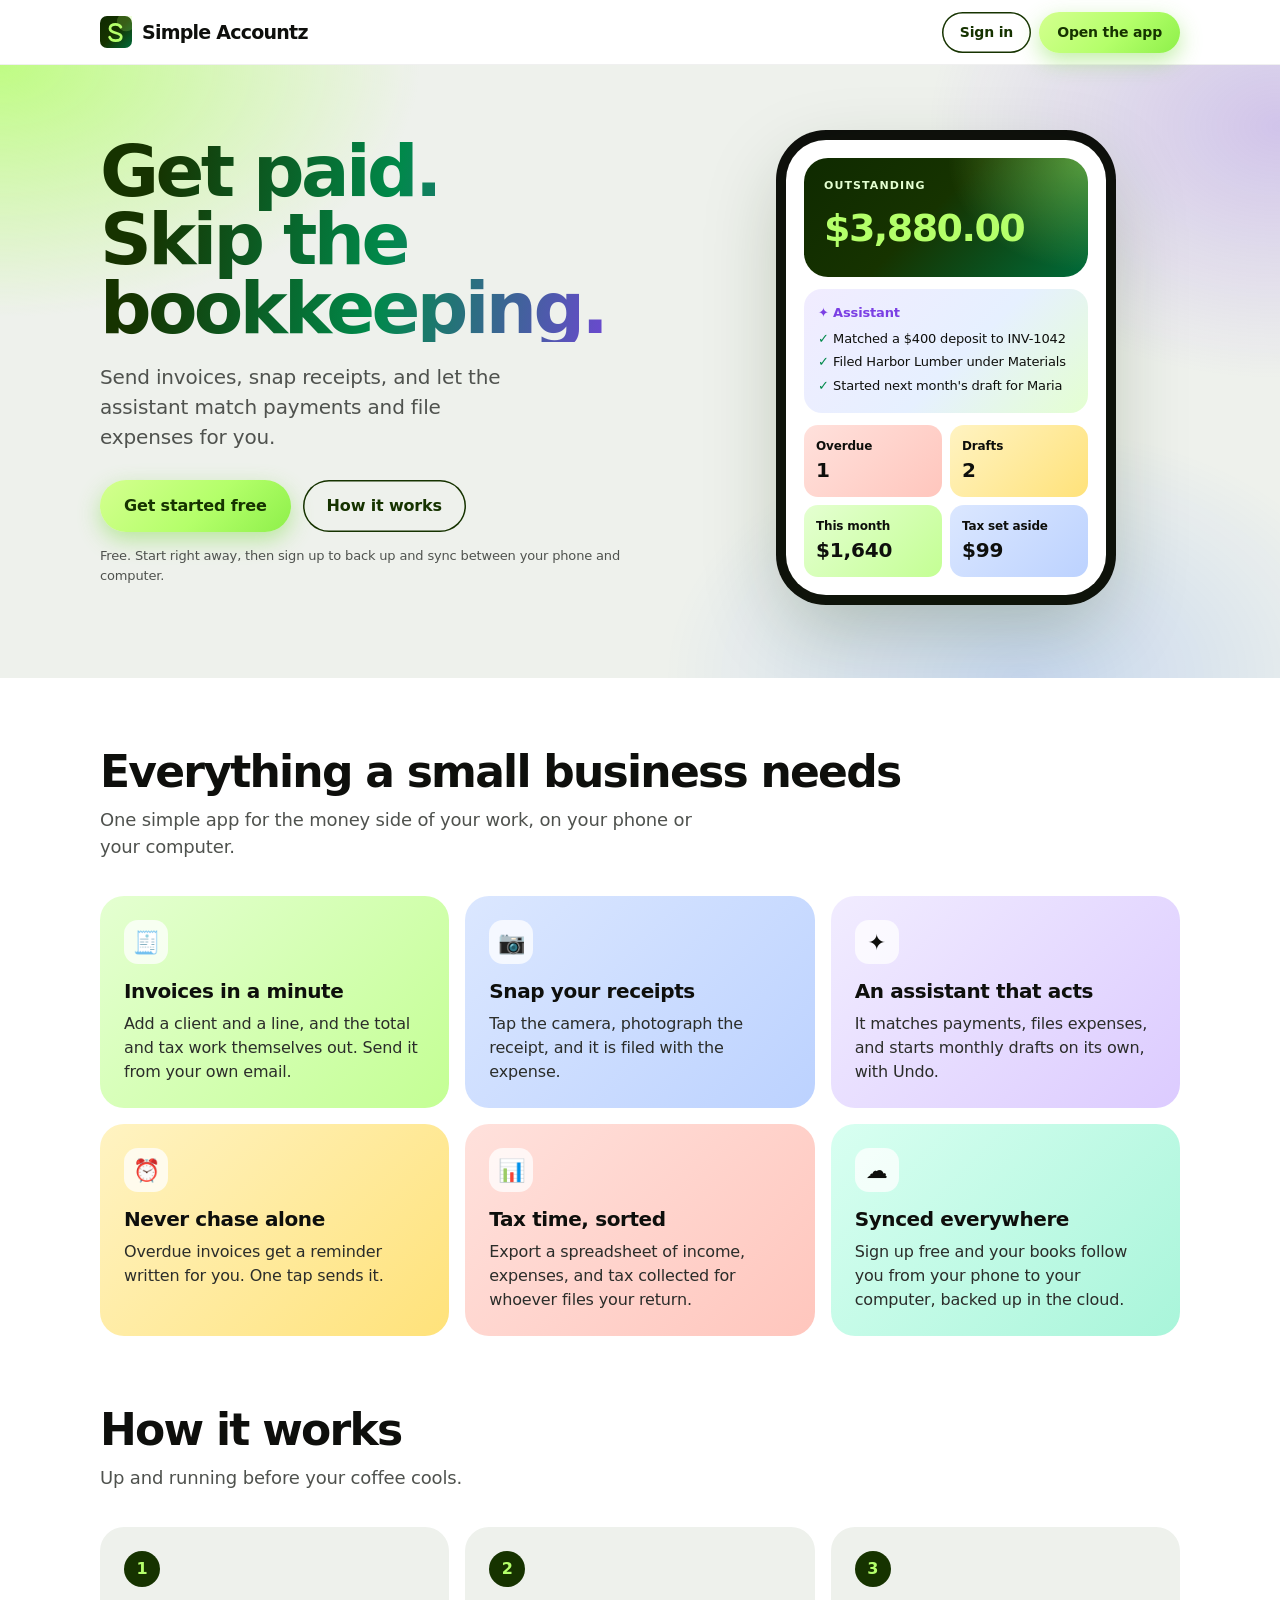
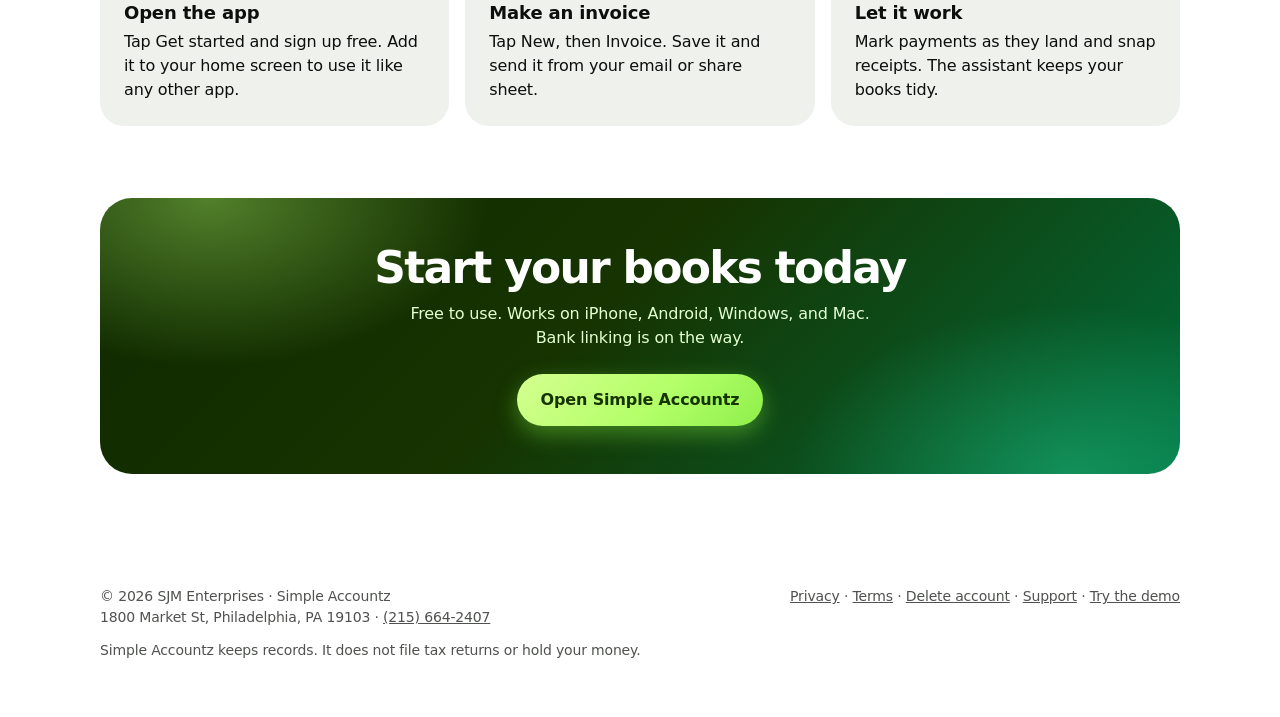
<file: index.html>
<!DOCTYPE html>
<html lang="en">
<head>
<meta charset="utf-8">
<meta name="viewport" content="width=device-width, initial-scale=1, viewport-fit=cover">
<title>Simple Accountz · Invoices and bookkeeping that do themselves</title>
<meta name="description" content="Send invoices, snap receipts, and let the assistant match payments and file expenses for you. Works on your phone and computer. Free to start.">
<meta name="theme-color" content="#163300">
<meta http-equiv="Content-Security-Policy" content="default-src 'self'; script-src 'none'; style-src 'self' 'unsafe-inline' https://fonts.googleapis.com; font-src https://fonts.gstatic.com; img-src 'self' data:; connect-src 'self'; object-src 'none'; base-uri 'none'; form-action 'none'; manifest-src 'self'">
<meta name="referrer" content="no-referrer">
<link rel="icon" href="icon.svg" type="image/svg+xml">
<link rel="apple-touch-icon" href="icon-192.png">
<link rel="manifest" href="manifest.webmanifest">
<meta property="og:title" content="Simple Accountz">
<meta property="og:description" content="Invoices, receipts, and an assistant that does the bookkeeping for you.">
<meta property="og:url" content="https://simpleaccountz.com/">
<meta property="og:type" content="website">
<meta property="og:image" content="https://simpleaccountz.com/og-image.png">
<meta property="og:image:width" content="1200">
<meta property="og:image:height" content="630">
<meta property="og:image:alt" content="Simple Accountz: Get paid. Skip the bookkeeping.">
<meta name="twitter:card" content="summary_large_image">
<meta name="twitter:image" content="https://simpleaccountz.com/og-image.png">
<link rel="preconnect" href="https://fonts.googleapis.com">
<link rel="preconnect" href="https://fonts.gstatic.com" crossorigin>
<link href="https://fonts.googleapis.com/css2?family=Inter:wght@400;600;700;900&display=swap" rel="stylesheet">
<style>
  :root {
    --forest: #163300; --spruce: #00894a; --lime: #b4ff6a; --mint: #2ee6a6;
    --violet: #7b3fe4; --blue: #0057ff; --coral: #ff5a4e; --sun: #ffd23f;
    --ink: #0e0f0c; --slate: #4f524e; --fog: #eef1ec; --paper: #ffffff;
  }
  * { box-sizing: border-box; }
  html, body { margin: 0; }
  body {
    font-family: Inter, ui-sans-serif, system-ui, sans-serif; color: var(--ink); background: var(--paper);
    letter-spacing: -0.01em; line-height: 1.5;
  }
  a { color: inherit; }
  .wrap { max-width: 1120px; margin: 0 auto; padding: 0 20px; }
  header.nav { position: sticky; top: 0; z-index: 10; background: rgba(255,255,255,0.85);
    backdrop-filter: blur(12px) saturate(1.5); -webkit-backdrop-filter: blur(12px) saturate(1.5);
    border-bottom: 1px solid rgba(14,15,12,0.06); }
  .nav .wrap { display: flex; align-items: center; justify-content: space-between; height: 64px; }
  .brand { display: flex; align-items: center; gap: 10px; font-weight: 900; font-size: 19px; letter-spacing: -0.04em; text-decoration: none; }
  .brand img { width: 32px; height: 32px; }
  .btn { display: inline-flex; align-items: center; justify-content: center; gap: 8px; border-radius: 999px;
    font-weight: 700; text-decoration: none; padding: 14px 24px; font-size: 16px; border: 0; cursor: pointer;
    transition: transform .14s ease, box-shadow .14s ease; }
  .btn:active { transform: scale(0.97); }
  .btn.primary { background: linear-gradient(135deg, #d4ff8f, var(--lime) 55%, #8ef04a); color: var(--forest);
    box-shadow: 0 8px 22px rgba(120,220,60,.45); }
  .btn.primary:hover { box-shadow: 0 12px 28px rgba(120,220,60,.6); }
  .btn.ghost { background: transparent; color: var(--forest); box-shadow: inset 0 0 0 1.5px var(--forest); }
  .btn.small { padding: 10px 18px; font-size: 14px; }

  .hero { position: relative; overflow: hidden;
    background:
      radial-gradient(700px 420px at 0% 0%, rgba(180,255,106,.8), transparent 60%),
      radial-gradient(640px 460px at 100% 10%, rgba(123,63,228,.25), transparent 55%),
      radial-gradient(600px 420px at 80% 100%, rgba(0,87,255,.16), transparent 60%),
      var(--fog); }
  .hero .wrap { display: grid; grid-template-columns: 1.1fr 0.9fr; gap: 40px; align-items: center; padding-top: 72px; padding-bottom: 80px; }
  h1 { font-size: clamp(40px, 6vw, 72px); line-height: 0.95; letter-spacing: -0.05em; margin: 0 0 20px; font-weight: 900;
    background: linear-gradient(100deg, var(--forest) 10%, var(--spruce) 50%, var(--violet) 95%);
    -webkit-background-clip: text; background-clip: text; color: transparent; }
  .lead { font-size: clamp(17px, 2vw, 20px); color: var(--slate); max-width: 34ch; margin: 0 0 28px; }
  .cta { display: flex; flex-wrap: wrap; gap: 12px; align-items: center; }
  .fine { font-size: 13px; color: var(--slate); margin-top: 14px; }

  .phone { justify-self: center; width: min(320px, 100%); border-radius: 40px; background: var(--paper); padding: 18px;
    box-shadow: 0 30px 80px rgba(22,51,0,.25), 0 0 0 10px var(--ink); }
  .money { border-radius: 24px; padding: 20px; color: #fff;
    background: radial-gradient(200px 160px at 100% 0%, rgba(180,255,106,.45), transparent 70%), linear-gradient(135deg, #0f2a00, var(--forest) 45%, #006b3a); }
  .money small { display: block; font-size: 11px; letter-spacing: .1em; text-transform: uppercase; color: #e4ffd1; font-weight: 700; }
  .money b { display: block; font-size: 38px; letter-spacing: -0.04em; color: var(--lime); margin-top: 6px; }
  .auto { margin-top: 12px; border-radius: 18px; padding: 14px; font-size: 13px;
    background: linear-gradient(135deg, #f1ecff, #e6f0ff 55%, #e4ffd1); }
  .auto strong { color: var(--violet); display: block; margin-bottom: 6px; }
  .auto p { margin: 4px 0; }
  .auto p::before { content: "✓ "; color: var(--spruce); font-weight: 900; }
  .tiles { display: grid; grid-template-columns: 1fr 1fr; gap: 8px; margin-top: 12px; }
  .tiles div { border-radius: 14px; padding: 12px; font-size: 12px; font-weight: 600; }
  .tiles b { display: block; font-size: 20px; }

  section.block { padding: 72px 0; }
  h2 { font-size: clamp(30px, 4vw, 44px); letter-spacing: -0.04em; line-height: 1; margin: 0 0 12px; }
  .sub { color: var(--slate); font-size: 18px; margin: 0 0 36px; max-width: 52ch; }
  .grid { display: grid; grid-template-columns: repeat(3, 1fr); gap: 16px; }
  .card { border-radius: 24px; padding: 24px; transition: transform .18s ease, box-shadow .18s ease; }
  .card:hover { transform: translateY(-3px); box-shadow: 0 14px 30px rgba(14,15,12,.1); }
  .card h3 { margin: 12px 0 6px; font-size: 20px; letter-spacing: -0.02em; }
  .card p { margin: 0; color: #2b2d2a; }
  .card .ico { width: 44px; height: 44px; border-radius: 14px; display: grid; place-items: center; background: rgba(255,255,255,.75); font-size: 22px; }
  .c1 { background: linear-gradient(135deg, #e4ffd1, #c4ff94); }
  .c2 { background: linear-gradient(135deg, #dbe7ff, #bcd2ff); }
  .c3 { background: linear-gradient(135deg, #f1ecff, #dccbff); }
  .c4 { background: linear-gradient(135deg, #fff3c2, #ffe27a); }
  .c5 { background: linear-gradient(135deg, #ffe1dc, #ffc6bd); }
  .c6 { background: linear-gradient(135deg, #d8fff1, #a9f5da); }

  .steps { display: grid; grid-template-columns: repeat(3, 1fr); gap: 16px; counter-reset: step; }
  .step { background: var(--fog); border-radius: 24px; padding: 24px; }
  .step::before { counter-increment: step; content: counter(step); display: grid; place-items: center; width: 36px; height: 36px;
    border-radius: 999px; background: var(--forest); color: var(--lime); font-weight: 900; margin-bottom: 12px; }
  .step b { display: block; font-size: 18px; margin-bottom: 4px; }

  .band { border-radius: 32px; padding: 48px 32px; text-align: center; color: #fff;
    background: radial-gradient(400px 240px at 10% 0%, rgba(180,255,106,.4), transparent 70%),
      radial-gradient(400px 240px at 90% 100%, rgba(46,230,166,.35), transparent 70%),
      linear-gradient(135deg, #0f2a00, var(--forest) 45%, #006b3a); }
  .band h2 { color: #fff; }
  .band p { color: #e4ffd1; margin: 0 auto 24px; max-width: 46ch; }

  footer { padding: 40px 0 56px; color: var(--slate); font-size: 14px; }
  footer .wrap { display: flex; flex-wrap: wrap; gap: 12px 24px; justify-content: space-between; }

  @media (max-width: 860px) {
    .hero .wrap { grid-template-columns: 1fr; padding-top: 40px; padding-bottom: 56px; }
    .grid, .steps { grid-template-columns: 1fr; }
    .phone { margin-top: 8px; }
  }
  @media (prefers-reduced-motion: reduce) { .btn, .card { transition: none; } }
</style>
</head>
<body>
<header class="nav">
  <div class="wrap">
    <a class="brand" href="./"><img src="icon.svg" alt=""> Simple Accountz</a>
    <span style="display:flex;gap:8px;align-items:center"><a class="btn ghost small" href="app.html#signin">Sign in</a><a class="btn primary small" href="app.html">Open the app</a></span>
  </div>
</header>

<main>
  <section class="hero">
    <div class="wrap">
      <div>
        <h1>Get paid.<br>Skip the bookkeeping.</h1>
        <p class="lead">Send invoices, snap receipts, and let the assistant match payments and file expenses for you.</p>
        <div class="cta">
          <a class="btn primary" href="app.html">Get started free</a>
          <a class="btn ghost" href="#how">How it works</a>
        </div>
        <p class="fine">Free. Start right away, then sign up to back up and sync between your phone and computer.</p>
      </div>
      <div class="phone" aria-hidden="true">
        <div class="money"><small>Outstanding</small><b>$3,880.00</b></div>
        <div class="auto">
          <strong>✦ Assistant</strong>
          <p>Matched a $400 deposit to INV-1042</p>
          <p>Filed Harbor Lumber under Materials</p>
          <p>Started next month's draft for Maria</p>
        </div>
        <div class="tiles">
          <div style="background:linear-gradient(135deg,#ffe1dc,#ffc6bd)">Overdue<b>1</b></div>
          <div style="background:linear-gradient(135deg,#fff3c2,#ffe27a)">Drafts<b>2</b></div>
          <div style="background:linear-gradient(135deg,#e4ffd1,#c4ff94)">This month<b>$1,640</b></div>
          <div style="background:linear-gradient(135deg,#dbe7ff,#bcd2ff)">Tax set aside<b>$99</b></div>
        </div>
      </div>
    </div>
  </section>

  <section class="block">
    <div class="wrap">
      <h2>Everything a small business needs</h2>
      <p class="sub">One simple app for the money side of your work, on your phone or your computer.</p>
      <div class="grid">
        <div class="card c1"><div class="ico">🧾</div><h3>Invoices in a minute</h3><p>Add a client and a line, and the total and tax work themselves out. Send it from your own email.</p></div>
        <div class="card c2"><div class="ico">📷</div><h3>Snap your receipts</h3><p>Tap the camera, photograph the receipt, and it is filed with the expense.</p></div>
        <div class="card c3"><div class="ico">✦</div><h3>An assistant that acts</h3><p>It matches payments, files expenses, and starts monthly drafts on its own, with Undo.</p></div>
        <div class="card c4"><div class="ico">⏰</div><h3>Never chase alone</h3><p>Overdue invoices get a reminder written for you. One tap sends it.</p></div>
        <div class="card c5"><div class="ico">📊</div><h3>Tax time, sorted</h3><p>Export a spreadsheet of income, expenses, and tax collected for whoever files your return.</p></div>
        <div class="card c6"><div class="ico">☁</div><h3>Synced everywhere</h3><p>Sign up free and your books follow you from your phone to your computer, backed up in the cloud.</p></div>
      </div>
    </div>
  </section>

  <section class="block" id="how" style="padding-top:0">
    <div class="wrap">
      <h2>How it works</h2>
      <p class="sub">Up and running before your coffee cools.</p>
      <div class="steps">
        <div class="step"><b>Open the app</b>Tap Get started and sign up free. Add it to your home screen to use it like any other app.</div>
        <div class="step"><b>Make an invoice</b>Tap New, then Invoice. Save it and send it from your email or share sheet.</div>
        <div class="step"><b>Let it work</b>Mark payments as they land and snap receipts. The assistant keeps your books tidy.</div>
      </div>
    </div>
  </section>

  <section class="block" style="padding-top:0">
    <div class="wrap">
      <div class="band">
        <h2>Start your books today</h2>
        <p>Free to use. Works on iPhone, Android, Windows, and Mac. Bank linking is on the way.</p>
        <a class="btn primary" href="app.html">Open Simple Accountz</a>
      </div>
    </div>
  </section>
</main>

<footer>
  <div class="wrap">
    <span>© 2026 SJM Enterprises · Simple Accountz<br>1800 Market St, Philadelphia, PA 19103 · <a href="tel:+12156642407">(215) 664-2407</a></span>
    <span><a href="privacy.html">Privacy</a> · <a href="terms.html">Terms</a> · <a href="delete-account.html">Delete account</a> · <a href="support.html">Support</a> · <a href="app.html?demo">Try the demo</a></span>
    <span>Simple Accountz keeps records. It does not file tax returns or hold your money.</span>
  </div>
</footer>
</body>
</html>
</file>
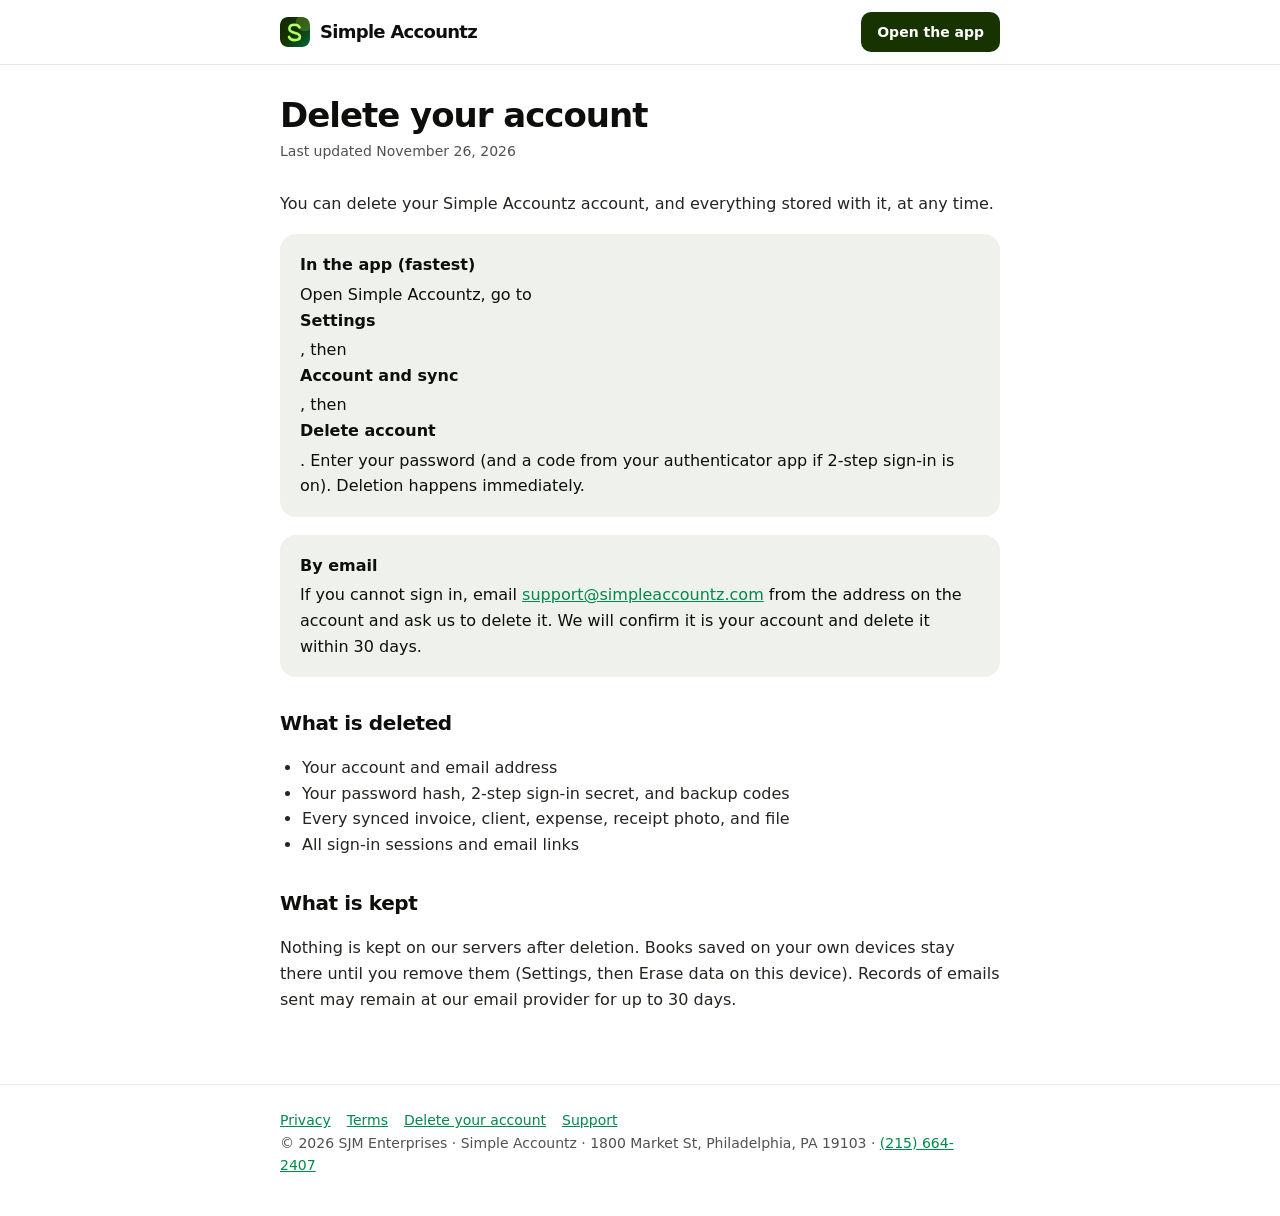
<file: delete-account.html>
<!DOCTYPE html>
<html lang="en">
<head>
<meta charset="utf-8">
<meta name="viewport" content="width=device-width, initial-scale=1">
<meta http-equiv="Content-Security-Policy" content="default-src 'self'; script-src 'none'; style-src 'self'; img-src 'self' data:; object-src 'none'; base-uri 'none'; form-action 'none'">
<meta name="referrer" content="no-referrer">
<title>Delete your account · Simple Accountz</title>
<meta name="description" content="How to delete your Simple Accountz account and data.">
<link rel="icon" href="icon.svg" type="image/svg+xml">
<link rel="stylesheet" href="legal.css">
</head>
<body>
<header><div class="wrap"><a class="brand" href="./"><img src="icon.svg" alt=""> Simple Accountz</a><a class="open" href="app.html">Open the app</a></div></header>
<main><div class="wrap">
<h1>Delete your account</h1>
<p class="updated">Last updated November 26, 2026</p>

<p>You can delete your Simple Accountz account, and everything stored with it, at any time.</p>
<div class="card"><b>In the app (fastest)</b>Open Simple Accountz, go to <b>Settings</b>, then <b>Account and sync</b>, then <b>Delete account</b>. Enter your password (and a code from your authenticator app if 2-step sign-in is on). Deletion happens immediately.</div>
<div class="card"><b>By email</b>If you cannot sign in, email <a href="mailto:support@simpleaccountz.com?subject=Delete%20my%20account">support@simpleaccountz.com</a> from the address on the account and ask us to delete it. We will confirm it is your account and delete it within 30 days.</div>
<h2>What is deleted</h2>
<ul>
<li>Your account and email address</li>
<li>Your password hash, 2-step sign-in secret, and backup codes</li>
<li>Every synced invoice, client, expense, receipt photo, and file</li>
<li>All sign-in sessions and email links</li>
</ul>
<h2>What is kept</h2>
<p>Nothing is kept on our servers after deletion. Books saved on your own devices stay there until you remove them (Settings, then Erase data on this device). Records of emails sent may remain at our email provider for up to 30 days.</p>
</div></main>
<footer><div class="wrap"><a href="privacy.html">Privacy</a><a href="terms.html">Terms</a><a href="delete-account.html">Delete your account</a><a href="support.html">Support</a><br>© 2026 SJM Enterprises · Simple Accountz · 1800 Market St, Philadelphia, PA 19103 · <a href="tel:+12156642407">(215) 664-2407</a></div></footer>
</body>
</html>
</file>
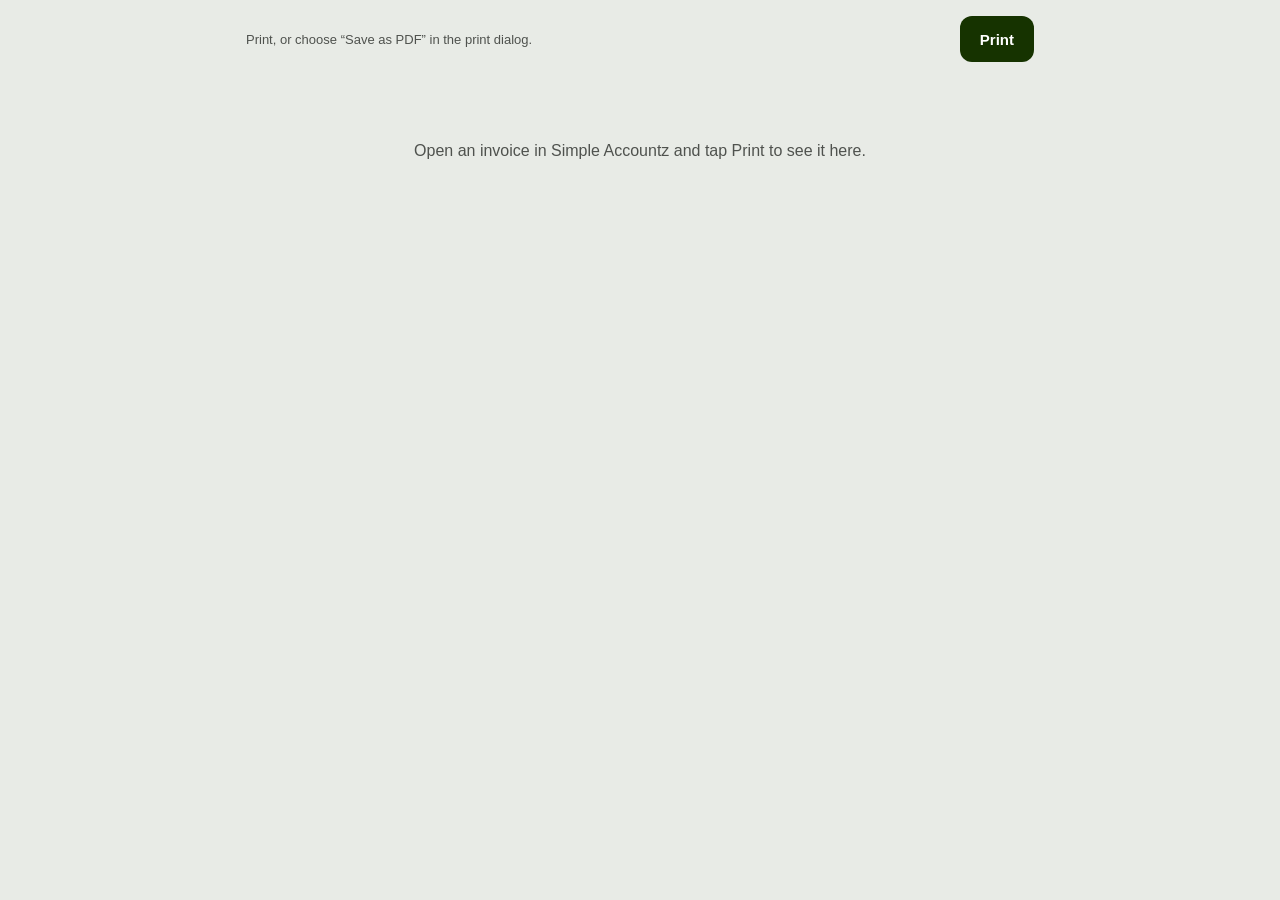
<file: print.html>
<!DOCTYPE html>
<html lang="en">
<head>
<meta charset="utf-8">
<meta name="viewport" content="width=device-width, initial-scale=1">
<meta http-equiv="Content-Security-Policy" content="default-src 'none'; script-src 'self'; style-src 'self' 'unsafe-inline'; img-src 'self' data:; base-uri 'none'; form-action 'none'">
<meta name="referrer" content="no-referrer">
<meta name="robots" content="noindex">
<title>Print invoice · Simple Accountz</title>
<style>
  :root { --forest: #163300; --lime: #b4ff6a; --ink: #0e0f0c; --slate: #4f524e; --fog: #eef1ec; }
  * { box-sizing: border-box; }
  body { margin: 0; font-family: Inter, -apple-system, "Segoe UI", Helvetica, Arial, sans-serif; color: var(--ink); background: #e8ebe6; }
  .bar { display: flex; gap: 10px; align-items: center; justify-content: space-between; max-width: 820px; margin: 16px auto; padding: 0 16px; }
  .bar p { margin: 0; font-size: 13px; color: var(--slate); }
  .bar button { border: 0; border-radius: 12px; height: 46px; padding: 0 20px; background: var(--forest); color: #fff; font-family: inherit; font-size: 15px; font-weight: 700; cursor: pointer; }
  .sheet { max-width: 820px; margin: 0 auto 32px; background: #fff; box-shadow: 0 10px 30px rgba(0,0,0,.12); }
  header { background: var(--forest); color: #fff; padding: 28px 36px; display: flex; justify-content: space-between; gap: 16px; }
  header h1 { margin: 0; font-size: 24px; letter-spacing: -0.02em; }
  header .sub { color: var(--lime); font-weight: 700; font-size: 13px; margin-top: 6px; }
  header .due { text-align: right; }
  header .due b { display: block; font-size: 24px; }
  .meta { display: grid; grid-template-columns: 1.6fr 1fr 1fr; gap: 16px; padding: 28px 36px 8px; }
  .meta small { display: block; font-size: 10px; font-weight: 700; letter-spacing: .08em; color: var(--slate); margin-bottom: 4px; }
  .meta b { font-size: 15px; }
  .meta span { display: block; color: var(--slate); font-size: 13px; }
  table { width: calc(100% - 72px); margin: 16px 36px; border-collapse: collapse; font-size: 14px; }
  th { background: var(--fog); text-align: left; font-size: 10px; letter-spacing: .08em; color: var(--slate); padding: 10px; }
  td { padding: 12px 10px; border-bottom: 1px solid #e3e6e0; }
  .num { text-align: right; white-space: nowrap; }
  .totals { margin: 4px 36px 0 auto; width: 320px; font-size: 14px; }
  .totals div { display: flex; justify-content: space-between; padding: 5px 10px; color: var(--slate); }
  .totals .strong { color: var(--ink); font-weight: 700; }
  .totals .balance { background: var(--forest); color: #fff; font-weight: 700; padding: 10px; margin-top: 8px; }
  .totals .balance span:first-child { color: var(--lime); }
  footer { display: flex; justify-content: space-between; padding: 28px 36px 32px; font-size: 12px; color: var(--slate); }
  .empty { max-width: 520px; margin: 80px auto; text-align: center; color: var(--slate); }
  @media print {
    body { background: #fff; }
    .bar { display: none; }
    .sheet { box-shadow: none; margin: 0; max-width: none; }
    header, .totals .balance, th { -webkit-print-color-adjust: exact; print-color-adjust: exact; }
  }
</style>
</head>
<body>
<div class="bar"><p id="hint">Print, or choose “Save as PDF” in the print dialog.</p><button id="print-btn" type="button">Print</button></div>
<div id="root"></div>
<script src="print.js"></script>
</body>
</html>
</file>
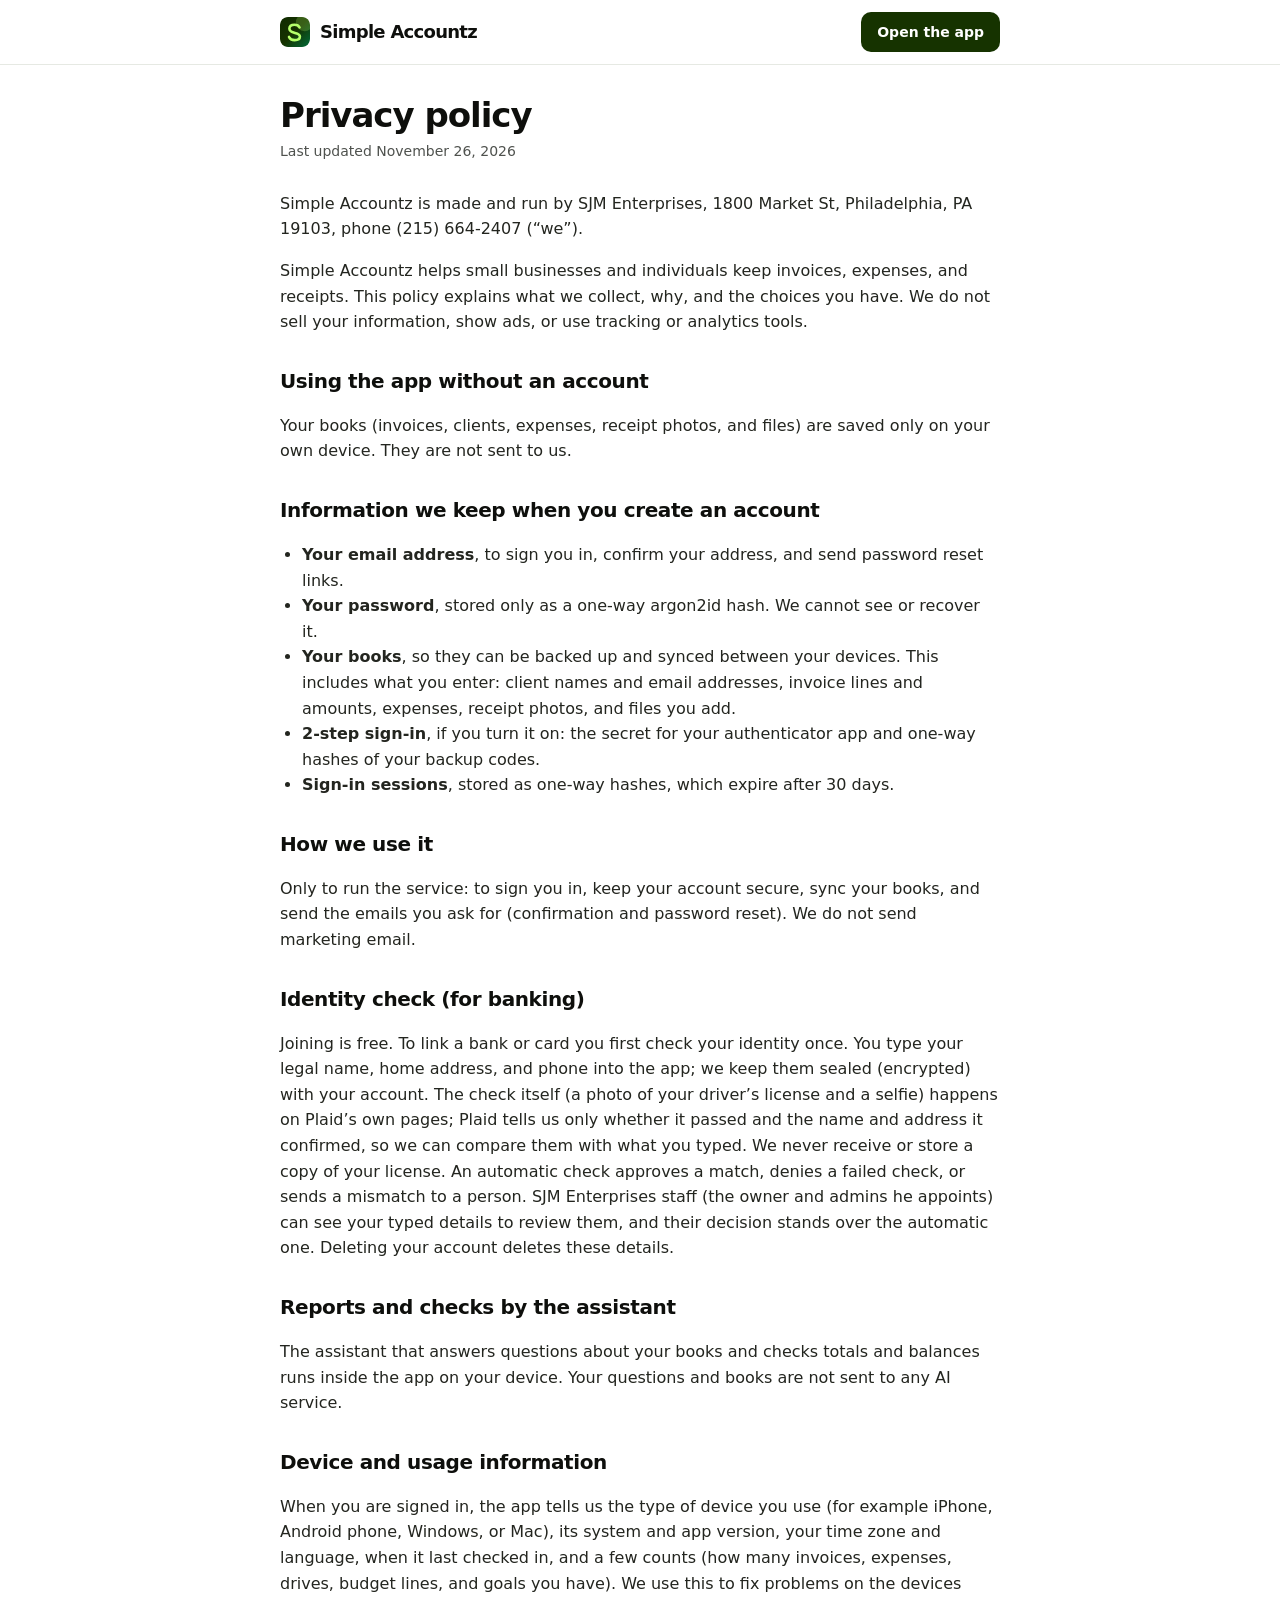
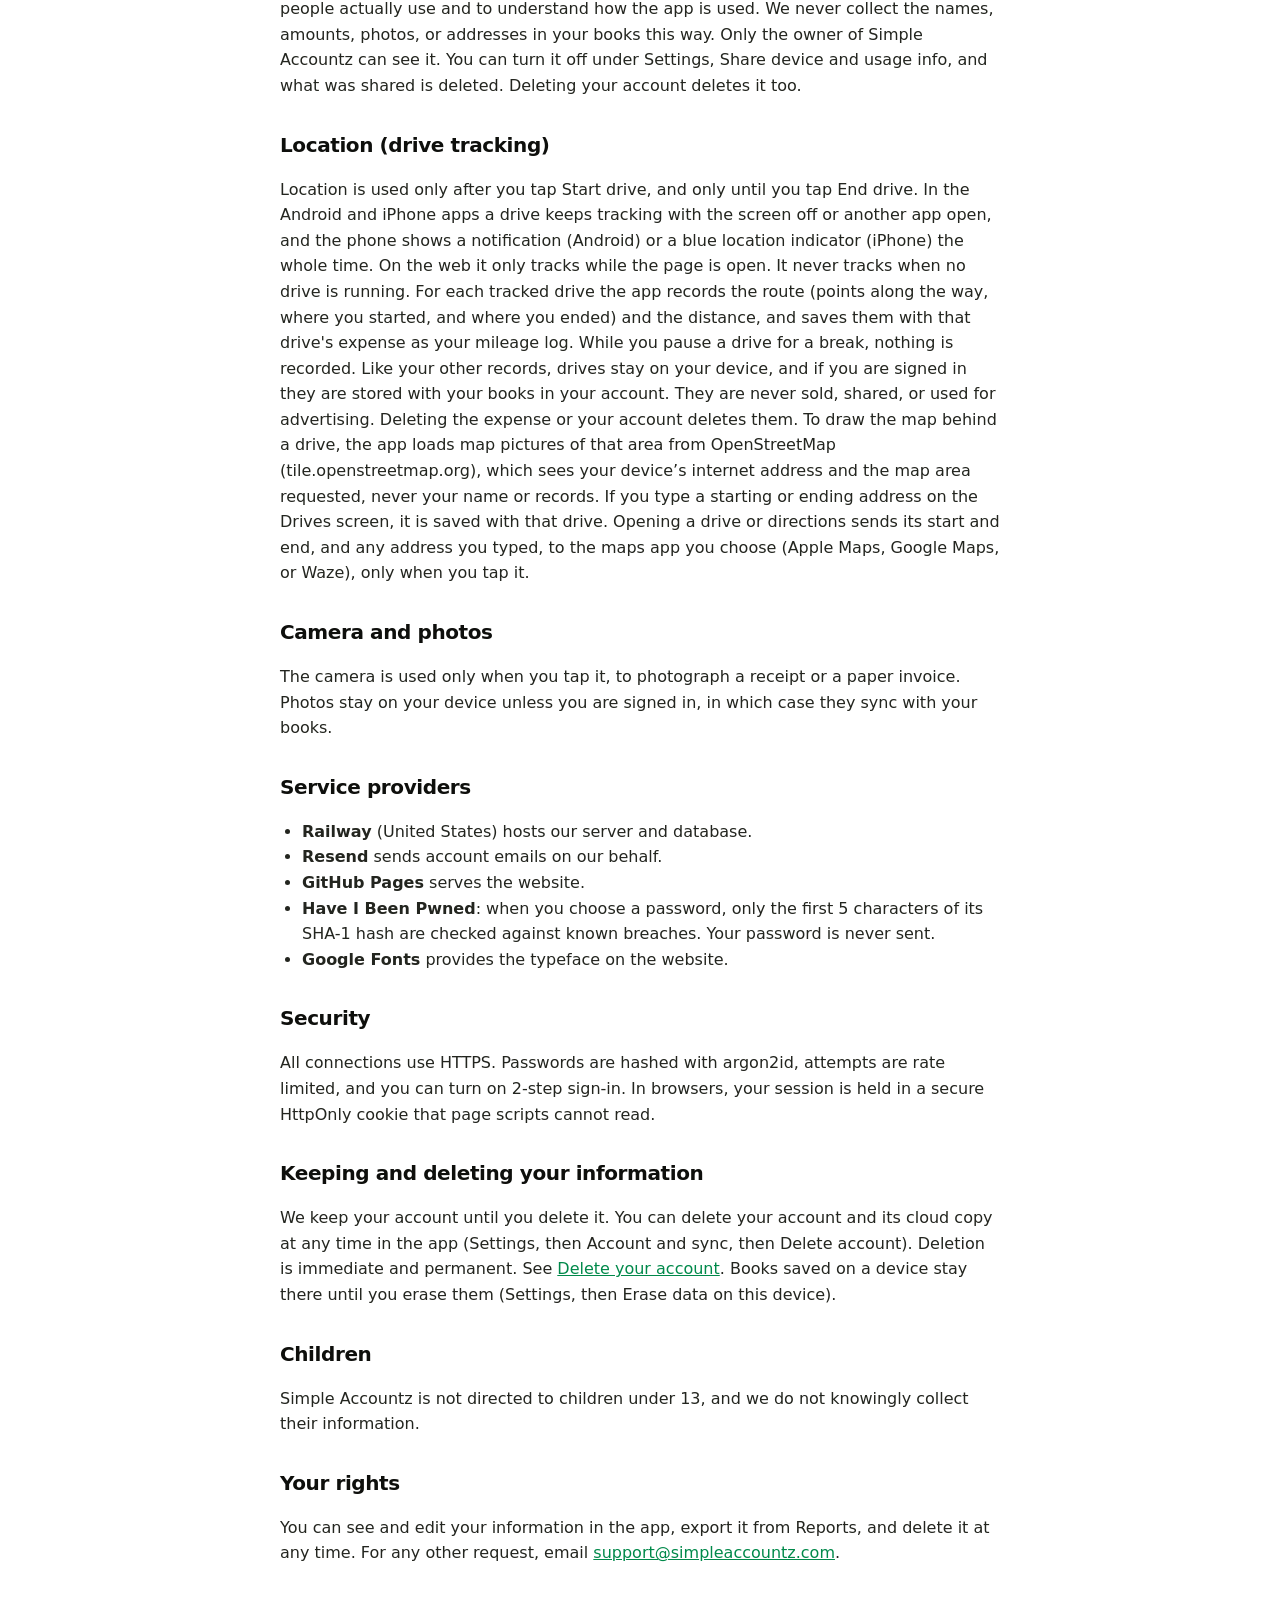
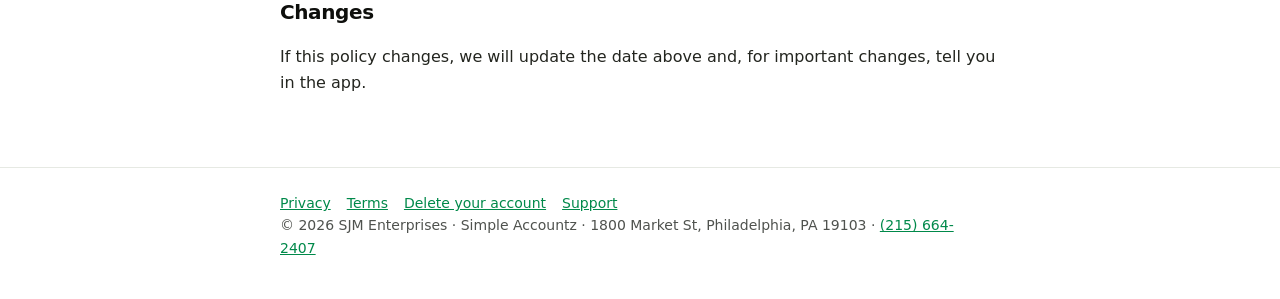
<file: privacy.html>
<!DOCTYPE html>
<html lang="en">
<head>
<meta charset="utf-8">
<meta name="viewport" content="width=device-width, initial-scale=1">
<meta http-equiv="Content-Security-Policy" content="default-src 'self'; script-src 'none'; style-src 'self'; img-src 'self' data:; object-src 'none'; base-uri 'none'; form-action 'none'">
<meta name="referrer" content="no-referrer">
<title>Privacy policy · Simple Accountz</title>
<meta name="description" content="How Simple Accountz handles your information.">
<link rel="icon" href="icon.svg" type="image/svg+xml">
<link rel="stylesheet" href="legal.css">
</head>
<body>
<header><div class="wrap"><a class="brand" href="./"><img src="icon.svg" alt=""> Simple Accountz</a><a class="open" href="app.html">Open the app</a></div></header>
<main><div class="wrap">
<h1>Privacy policy</h1>
<p class="updated">Last updated November 26, 2026</p>

<p>Simple Accountz is made and run by SJM Enterprises, 1800 Market St, Philadelphia, PA 19103, phone (215) 664-2407 (&ldquo;we&rdquo;).</p>
<p>Simple Accountz helps small businesses and individuals keep invoices, expenses, and receipts. This policy explains what we collect, why, and the choices you have. We do not sell your information, show ads, or use tracking or analytics tools.</p>

<h2>Using the app without an account</h2>
<p>Your books (invoices, clients, expenses, receipt photos, and files) are saved only on your own device. They are not sent to us.</p>

<h2>Information we keep when you create an account</h2>
<ul>
<li><b>Your email address</b>, to sign you in, confirm your address, and send password reset links.</li>
<li><b>Your password</b>, stored only as a one-way argon2id hash. We cannot see or recover it.</li>
<li><b>Your books</b>, so they can be backed up and synced between your devices. This includes what you enter: client names and email addresses, invoice lines and amounts, expenses, receipt photos, and files you add.</li>
<li><b>2-step sign-in</b>, if you turn it on: the secret for your authenticator app and one-way hashes of your backup codes.</li>
<li><b>Sign-in sessions</b>, stored as one-way hashes, which expire after 30 days.</li>
</ul>

<h2>How we use it</h2>
<p>Only to run the service: to sign you in, keep your account secure, sync your books, and send the emails you ask for (confirmation and password reset). We do not send marketing email.</p>

<h2>Identity check (for banking)</h2>
<p>Joining is free. To link a bank or card you first check your identity once. You type your legal name, home address, and phone into the app; we keep them sealed (encrypted) with your account. The check itself (a photo of your driver&rsquo;s license and a selfie) happens on Plaid&rsquo;s own pages; Plaid tells us only whether it passed and the name and address it confirmed, so we can compare them with what you typed. We never receive or store a copy of your license. An automatic check approves a match, denies a failed check, or sends a mismatch to a person. SJM Enterprises staff (the owner and admins he appoints) can see your typed details to review them, and their decision stands over the automatic one. Deleting your account deletes these details.</p>
<h2>Reports and checks by the assistant</h2>
<p>The assistant that answers questions about your books and checks totals and balances runs inside the app on your device. Your questions and books are not sent to any AI service.</p>
<h2>Device and usage information</h2>
<p>When you are signed in, the app tells us the type of device you use (for example iPhone, Android phone, Windows, or Mac), its system and app version, your time zone and language, when it last checked in, and a few counts (how many invoices, expenses, drives, budget lines, and goals you have). We use this to fix problems on the devices people actually use and to understand how the app is used. We never collect the names, amounts, photos, or addresses in your books this way. Only the owner of Simple Accountz can see it. You can turn it off under Settings, Share device and usage info, and what was shared is deleted. Deleting your account deletes it too.</p>
<h2>Location (drive tracking)</h2>
<p>Location is used only after you tap Start drive, and only until you tap End drive. In the Android and iPhone apps a drive keeps tracking with the screen off or another app open, and the phone shows a notification (Android) or a blue location indicator (iPhone) the whole time. On the web it only tracks while the page is open. It never tracks when no drive is running. For each tracked drive the app records the route (points along the way, where you started, and where you ended) and the distance, and saves them with that drive's expense as your mileage log. While you pause a drive for a break, nothing is recorded. Like your other records, drives stay on your device, and if you are signed in they are stored with your books in your account. They are never sold, shared, or used for advertising. Deleting the expense or your account deletes them. To draw the map behind a drive, the app loads map pictures of that area from OpenStreetMap (tile.openstreetmap.org), which sees your device’s internet address and the map area requested, never your name or records. If you type a starting or ending address on the Drives screen, it is saved with that drive. Opening a drive or directions sends its start and end, and any address you typed, to the maps app you choose (Apple Maps, Google Maps, or Waze), only when you tap it.</p>
<h2>Camera and photos</h2>
<p>The camera is used only when you tap it, to photograph a receipt or a paper invoice. Photos stay on your device unless you are signed in, in which case they sync with your books.</p>

<h2>Service providers</h2>
<ul>
<li><b>Railway</b> (United States) hosts our server and database.</li>
<li><b>Resend</b> sends account emails on our behalf.</li>
<li><b>GitHub Pages</b> serves the website.</li>
<li><b>Have I Been Pwned</b>: when you choose a password, only the first 5 characters of its SHA-1 hash are checked against known breaches. Your password is never sent.</li>
<li><b>Google Fonts</b> provides the typeface on the website.</li>
</ul>

<h2>Security</h2>
<p>All connections use HTTPS. Passwords are hashed with argon2id, attempts are rate limited, and you can turn on 2-step sign-in. In browsers, your session is held in a secure HttpOnly cookie that page scripts cannot read.</p>

<h2>Keeping and deleting your information</h2>
<p>We keep your account until you delete it. You can delete your account and its cloud copy at any time in the app (Settings, then Account and sync, then Delete account). Deletion is immediate and permanent. See <a href="delete-account.html">Delete your account</a>. Books saved on a device stay there until you erase them (Settings, then Erase data on this device).</p>

<h2>Children</h2>
<p>Simple Accountz is not directed to children under 13, and we do not knowingly collect their information.</p>

<h2>Your rights</h2>
<p>You can see and edit your information in the app, export it from Reports, and delete it at any time. For any other request, email <a href="mailto:support@simpleaccountz.com">support@simpleaccountz.com</a>.</p>

<h2>Changes</h2>
<p>If this policy changes, we will update the date above and, for important changes, tell you in the app.</p>
</div></main>
<footer><div class="wrap"><a href="privacy.html">Privacy</a><a href="terms.html">Terms</a><a href="delete-account.html">Delete your account</a><a href="support.html">Support</a><br>© 2026 SJM Enterprises · Simple Accountz · 1800 Market St, Philadelphia, PA 19103 · <a href="tel:+12156642407">(215) 664-2407</a></div></footer>
</body>
</html>
</file>
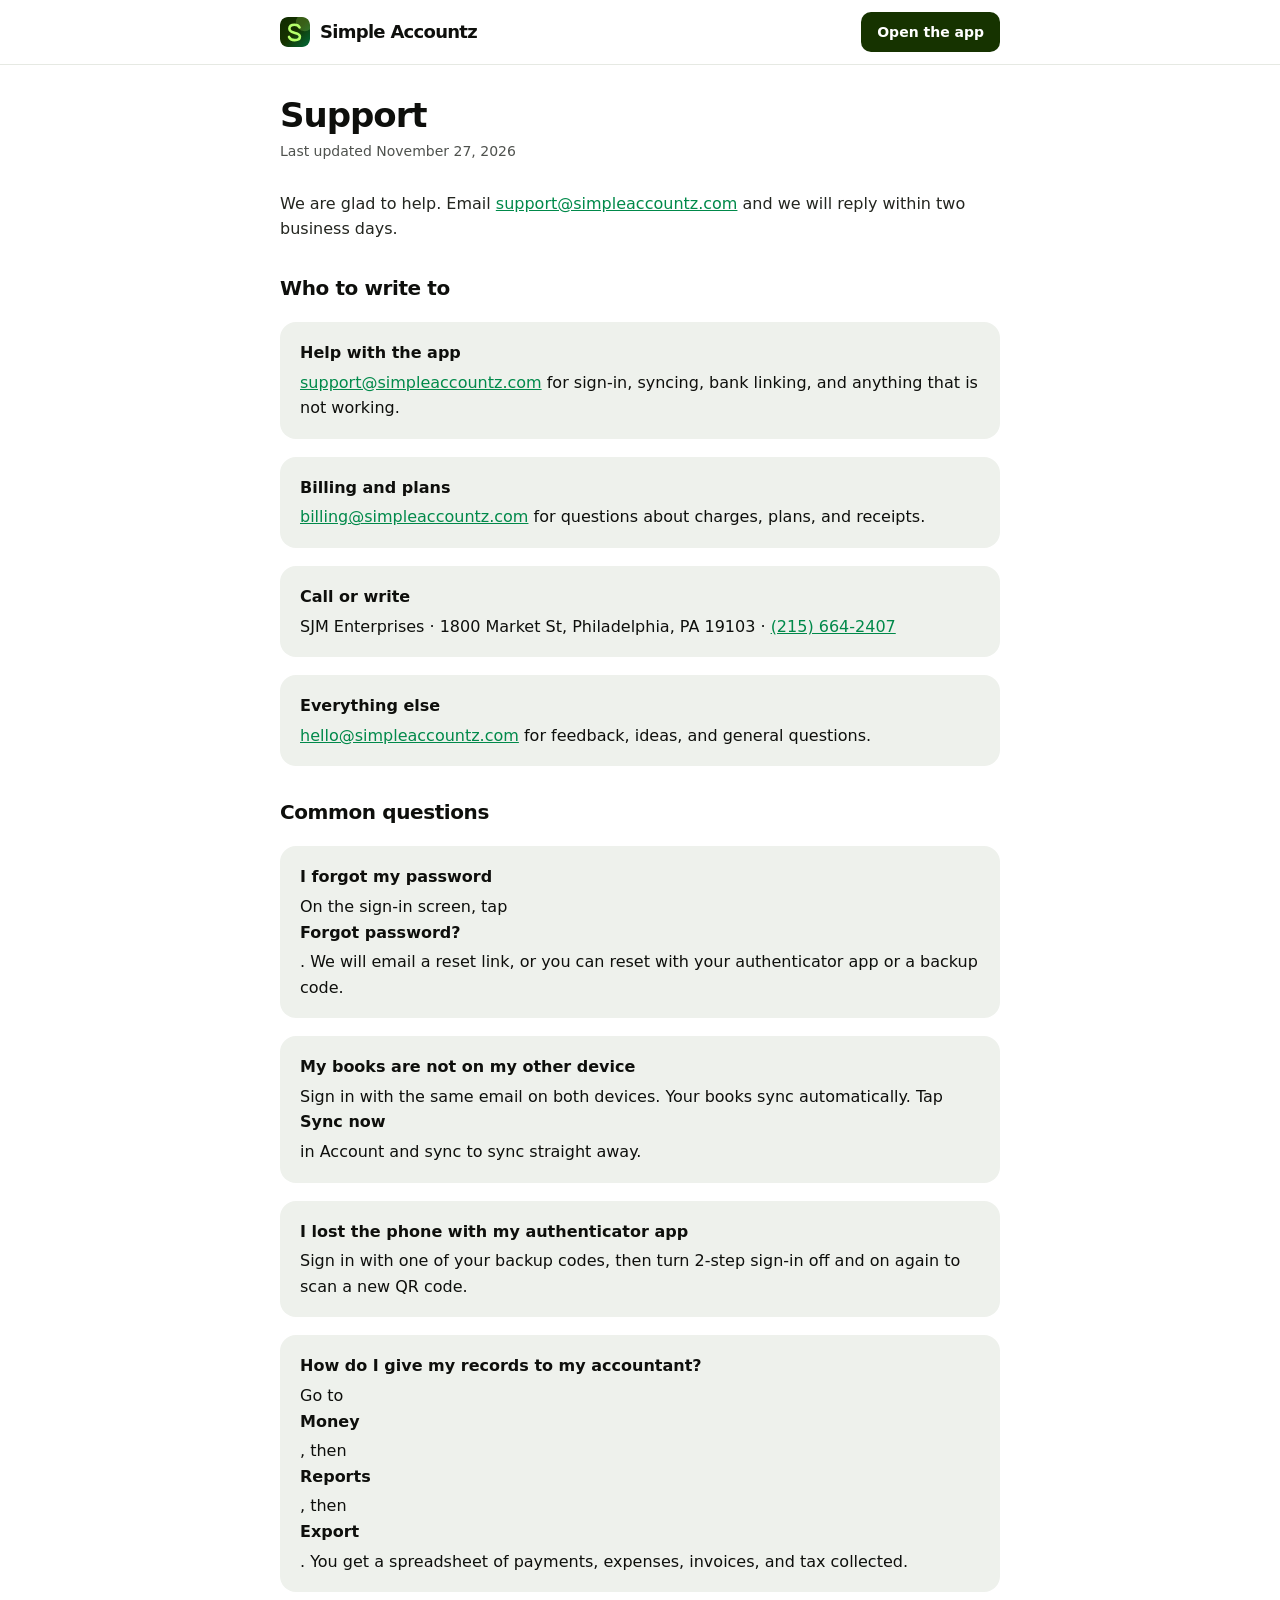
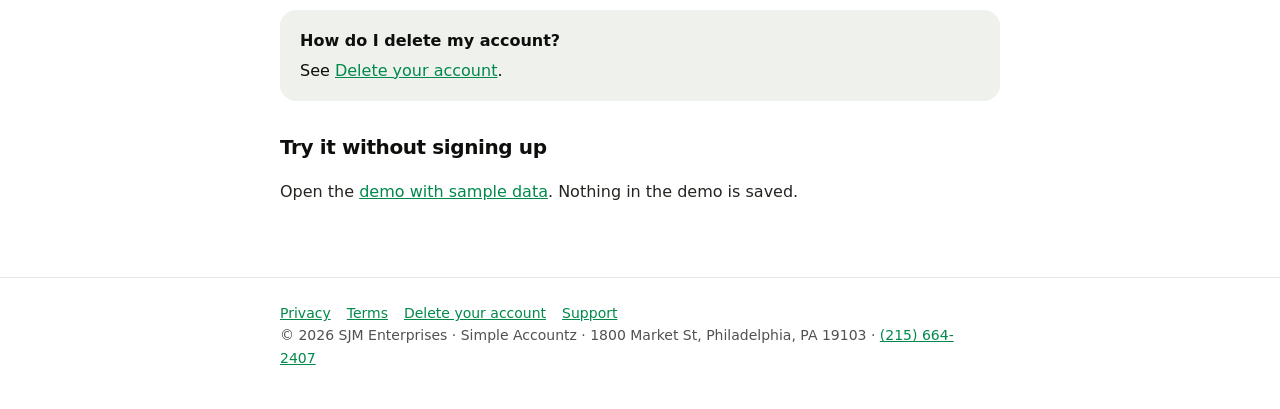
<file: support.html>
<!DOCTYPE html>
<html lang="en">
<head>
<meta charset="utf-8">
<meta name="viewport" content="width=device-width, initial-scale=1">
<meta http-equiv="Content-Security-Policy" content="default-src 'self'; script-src 'none'; style-src 'self'; img-src 'self' data:; object-src 'none'; base-uri 'none'; form-action 'none'">
<meta name="referrer" content="no-referrer">
<title>Support · Simple Accountz</title>
<meta name="description" content="Help with Simple Accountz.">
<link rel="icon" href="icon.svg" type="image/svg+xml">
<link rel="stylesheet" href="legal.css">
</head>
<body>
<header><div class="wrap"><a class="brand" href="./"><img src="icon.svg" alt=""> Simple Accountz</a><a class="open" href="app.html">Open the app</a></div></header>
<main><div class="wrap">
<h1>Support</h1>
<p class="updated">Last updated November 27, 2026</p>

<p>We are glad to help. Email <a href="mailto:support@simpleaccountz.com">support@simpleaccountz.com</a> and we will reply within two business days.</p>
<h2>Who to write to</h2>
<div class="card"><b>Help with the app</b><a href="mailto:support@simpleaccountz.com">support@simpleaccountz.com</a> for sign-in, syncing, bank linking, and anything that is not working.</div>
<div class="card"><b>Billing and plans</b><a href="mailto:billing@simpleaccountz.com">billing@simpleaccountz.com</a> for questions about charges, plans, and receipts.</div>
<div class="card"><b>Call or write</b>SJM Enterprises · 1800 Market St, Philadelphia, PA 19103 · <a href="tel:+12156642407">(215) 664-2407</a></div>
<div class="card"><b>Everything else</b><a href="mailto:hello@simpleaccountz.com">hello@simpleaccountz.com</a> for feedback, ideas, and general questions.</div>
<h2>Common questions</h2>
<div class="card"><b>I forgot my password</b>On the sign-in screen, tap <b>Forgot password?</b>. We will email a reset link, or you can reset with your authenticator app or a backup code.</div>
<div class="card"><b>My books are not on my other device</b>Sign in with the same email on both devices. Your books sync automatically. Tap <b>Sync now</b> in Account and sync to sync straight away.</div>
<div class="card"><b>I lost the phone with my authenticator app</b>Sign in with one of your backup codes, then turn 2-step sign-in off and on again to scan a new QR code.</div>
<div class="card"><b>How do I give my records to my accountant?</b>Go to <b>Money</b>, then <b>Reports</b>, then <b>Export</b>. You get a spreadsheet of payments, expenses, invoices, and tax collected.</div>
<div class="card"><b>How do I delete my account?</b>See <a href="delete-account.html">Delete your account</a>.</div>
<h2>Try it without signing up</h2>
<p>Open the <a href="app.html?demo">demo with sample data</a>. Nothing in the demo is saved.</p>
</div></main>
<footer><div class="wrap"><a href="privacy.html">Privacy</a><a href="terms.html">Terms</a><a href="delete-account.html">Delete your account</a><a href="support.html">Support</a><br>© 2026 SJM Enterprises · Simple Accountz · 1800 Market St, Philadelphia, PA 19103 · <a href="tel:+12156642407">(215) 664-2407</a></div></footer>
</body>
</html>
</file>
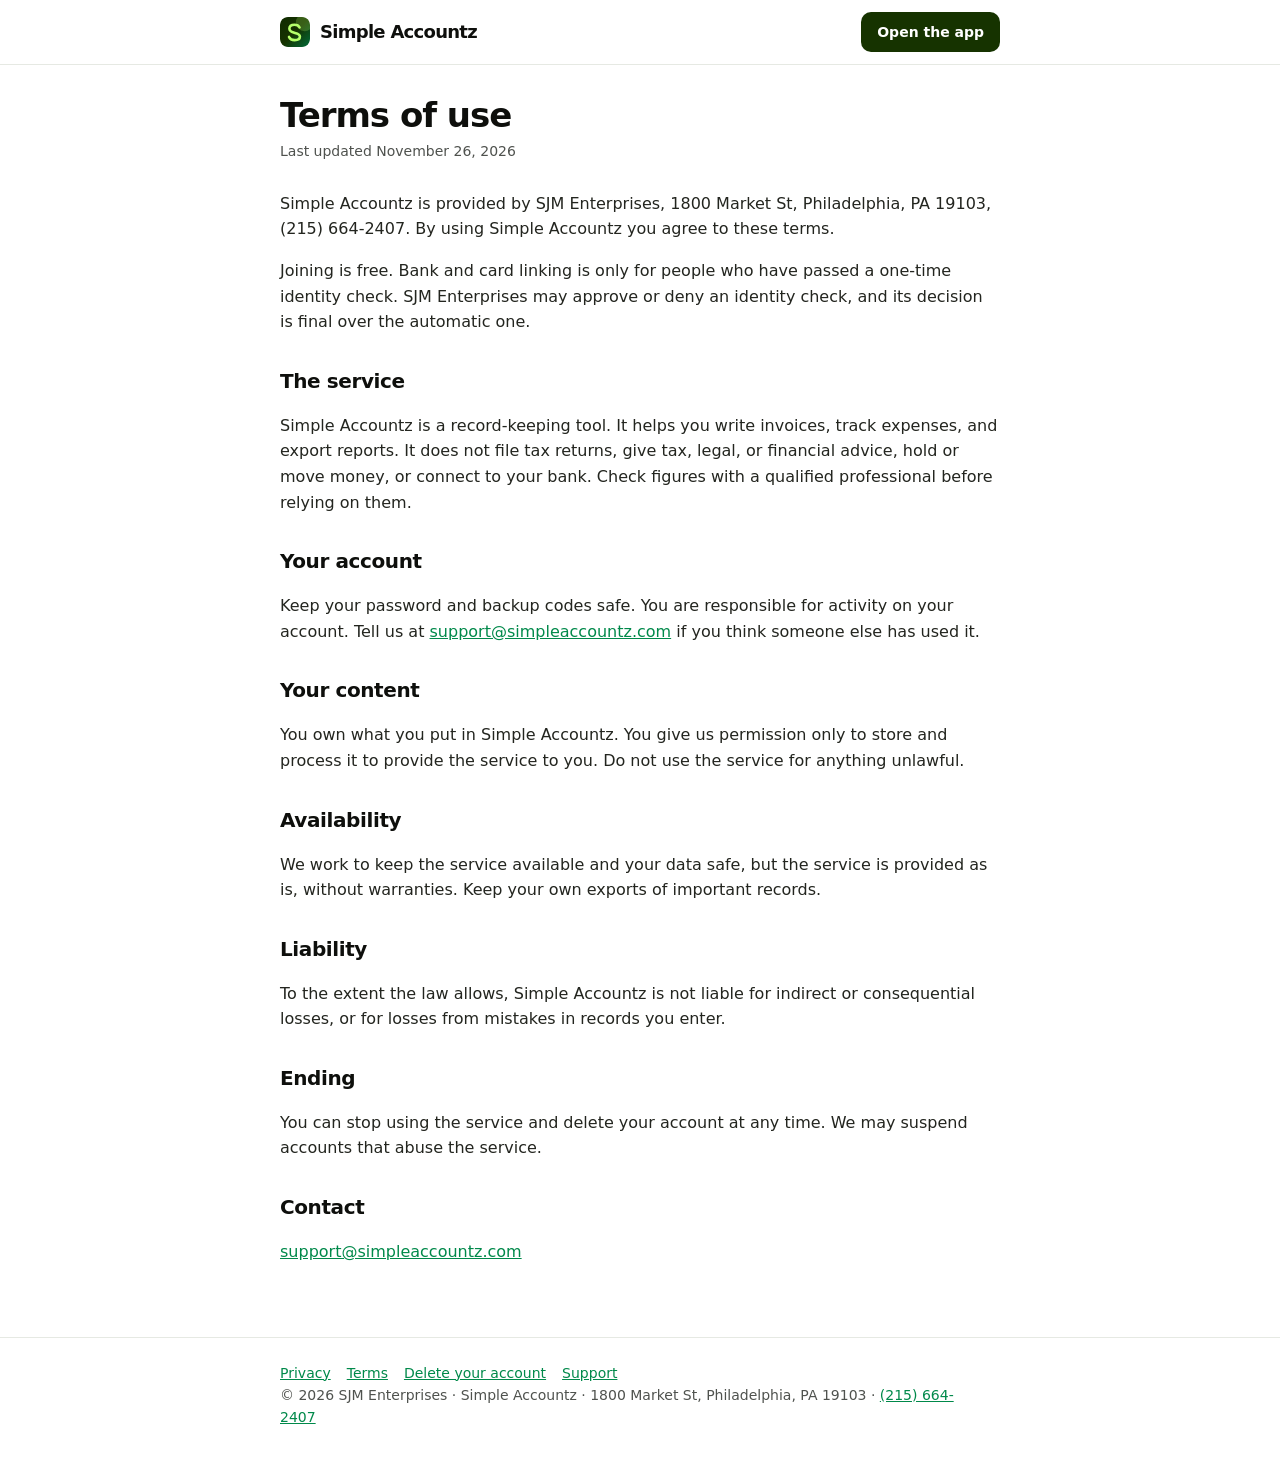
<file: terms.html>
<!DOCTYPE html>
<html lang="en">
<head>
<meta charset="utf-8">
<meta name="viewport" content="width=device-width, initial-scale=1">
<meta http-equiv="Content-Security-Policy" content="default-src 'self'; script-src 'none'; style-src 'self'; img-src 'self' data:; object-src 'none'; base-uri 'none'; form-action 'none'">
<meta name="referrer" content="no-referrer">
<title>Terms of use · Simple Accountz</title>
<meta name="description" content="The terms for using Simple Accountz.">
<link rel="icon" href="icon.svg" type="image/svg+xml">
<link rel="stylesheet" href="legal.css">
</head>
<body>
<header><div class="wrap"><a class="brand" href="./"><img src="icon.svg" alt=""> Simple Accountz</a><a class="open" href="app.html">Open the app</a></div></header>
<main><div class="wrap">
<h1>Terms of use</h1>
<p class="updated">Last updated November 26, 2026</p>

<p>Simple Accountz is provided by SJM Enterprises, 1800 Market St, Philadelphia, PA 19103, (215) 664-2407. By using Simple Accountz you agree to these terms.</p>
<p>Joining is free. Bank and card linking is only for people who have passed a one-time identity check. SJM Enterprises may approve or deny an identity check, and its decision is final over the automatic one.</p>
<h2>The service</h2>
<p>Simple Accountz is a record-keeping tool. It helps you write invoices, track expenses, and export reports. It does not file tax returns, give tax, legal, or financial advice, hold or move money, or connect to your bank. Check figures with a qualified professional before relying on them.</p>
<h2>Your account</h2>
<p>Keep your password and backup codes safe. You are responsible for activity on your account. Tell us at <a href="mailto:support@simpleaccountz.com">support@simpleaccountz.com</a> if you think someone else has used it.</p>
<h2>Your content</h2>
<p>You own what you put in Simple Accountz. You give us permission only to store and process it to provide the service to you. Do not use the service for anything unlawful.</p>
<h2>Availability</h2>
<p>We work to keep the service available and your data safe, but the service is provided as is, without warranties. Keep your own exports of important records.</p>
<h2>Liability</h2>
<p>To the extent the law allows, Simple Accountz is not liable for indirect or consequential losses, or for losses from mistakes in records you enter.</p>
<h2>Ending</h2>
<p>You can stop using the service and delete your account at any time. We may suspend accounts that abuse the service.</p>
<h2>Contact</h2>
<p><a href="mailto:support@simpleaccountz.com">support@simpleaccountz.com</a></p>
</div></main>
<footer><div class="wrap"><a href="privacy.html">Privacy</a><a href="terms.html">Terms</a><a href="delete-account.html">Delete your account</a><a href="support.html">Support</a><br>© 2026 SJM Enterprises · Simple Accountz · 1800 Market St, Philadelphia, PA 19103 · <a href="tel:+12156642407">(215) 664-2407</a></div></footer>
</body>
</html>
</file>
<file: legal.css>
:root { --forest: #163300; --spruce: #00894a; --lime: #b4ff6a; --ink: #0e0f0c; --slate: #4f524e; --fog: #eef1ec; }
* { box-sizing: border-box; }
body { margin: 0; font-family: Inter, ui-sans-serif, system-ui, -apple-system, "Segoe UI", sans-serif; color: var(--ink); background: #fff; line-height: 1.6; }
header { border-bottom: 1px solid #e6e9e3; }
header .wrap { display: flex; align-items: center; justify-content: space-between; height: 64px; }
.wrap { max-width: 760px; margin: 0 auto; padding: 0 20px; }
.brand { display: flex; align-items: center; gap: 10px; font-weight: 900; letter-spacing: -0.04em; text-decoration: none; color: var(--ink); font-size: 18px; }
.brand img { width: 30px; height: 30px; border-radius: 8px; }
.open { background: var(--forest); color: #fff; text-decoration: none; padding: 9px 16px; border-radius: 10px; font-weight: 700; font-size: 14px; }
main { padding: 32px 0 56px; }
h1 { font-size: 34px; letter-spacing: -0.03em; line-height: 1.1; margin: 0 0 6px; }
.updated { color: var(--slate); font-size: 14px; margin: 0 0 28px; }
h2 { font-size: 20px; margin: 30px 0 8px; letter-spacing: -0.02em; }
p, li { font-size: 16px; color: #23251f; }
ul { padding-left: 22px; }
a { color: var(--spruce); }
.card { background: var(--fog); border-radius: 16px; padding: 18px 20px; margin: 18px 0; }
.card b { display: block; margin-bottom: 4px; }
footer { border-top: 1px solid #e6e9e3; padding: 24px 0 40px; font-size: 14px; color: var(--slate); }
footer a { margin-right: 16px; }
</file>
